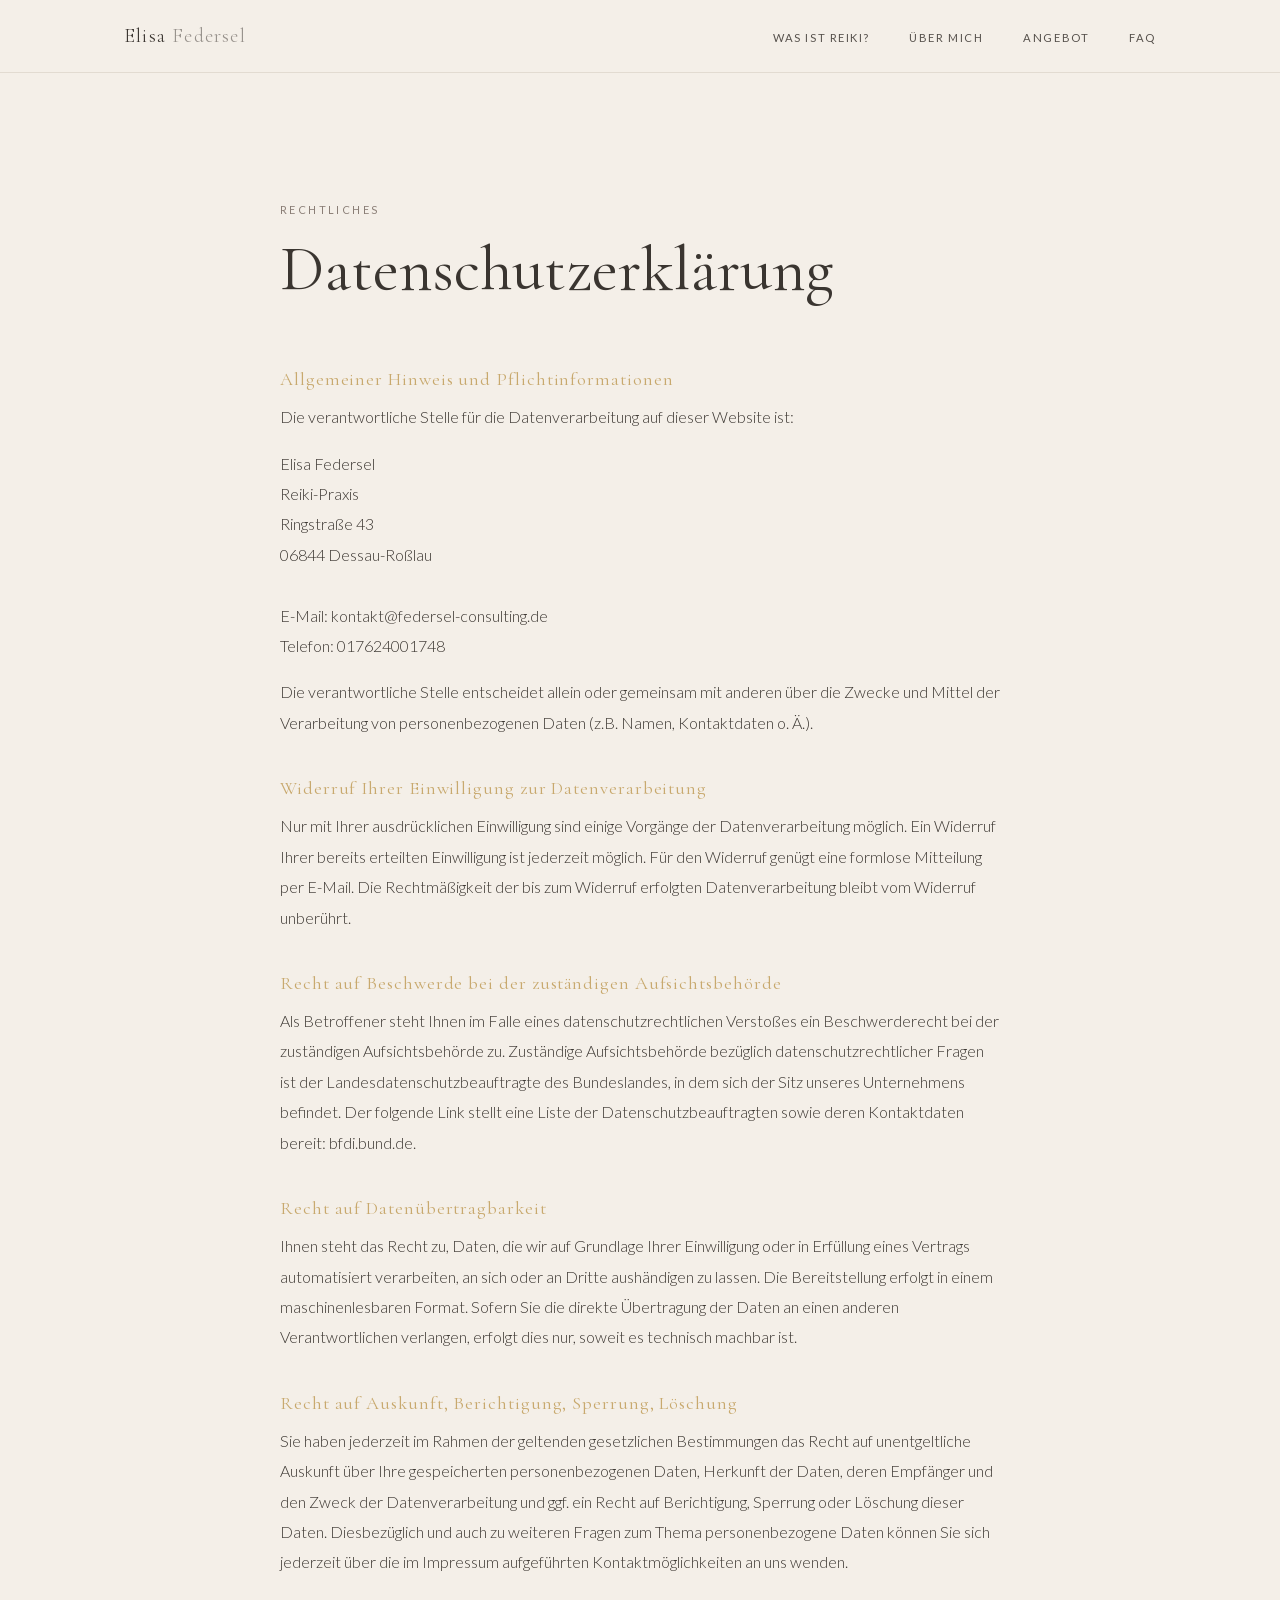
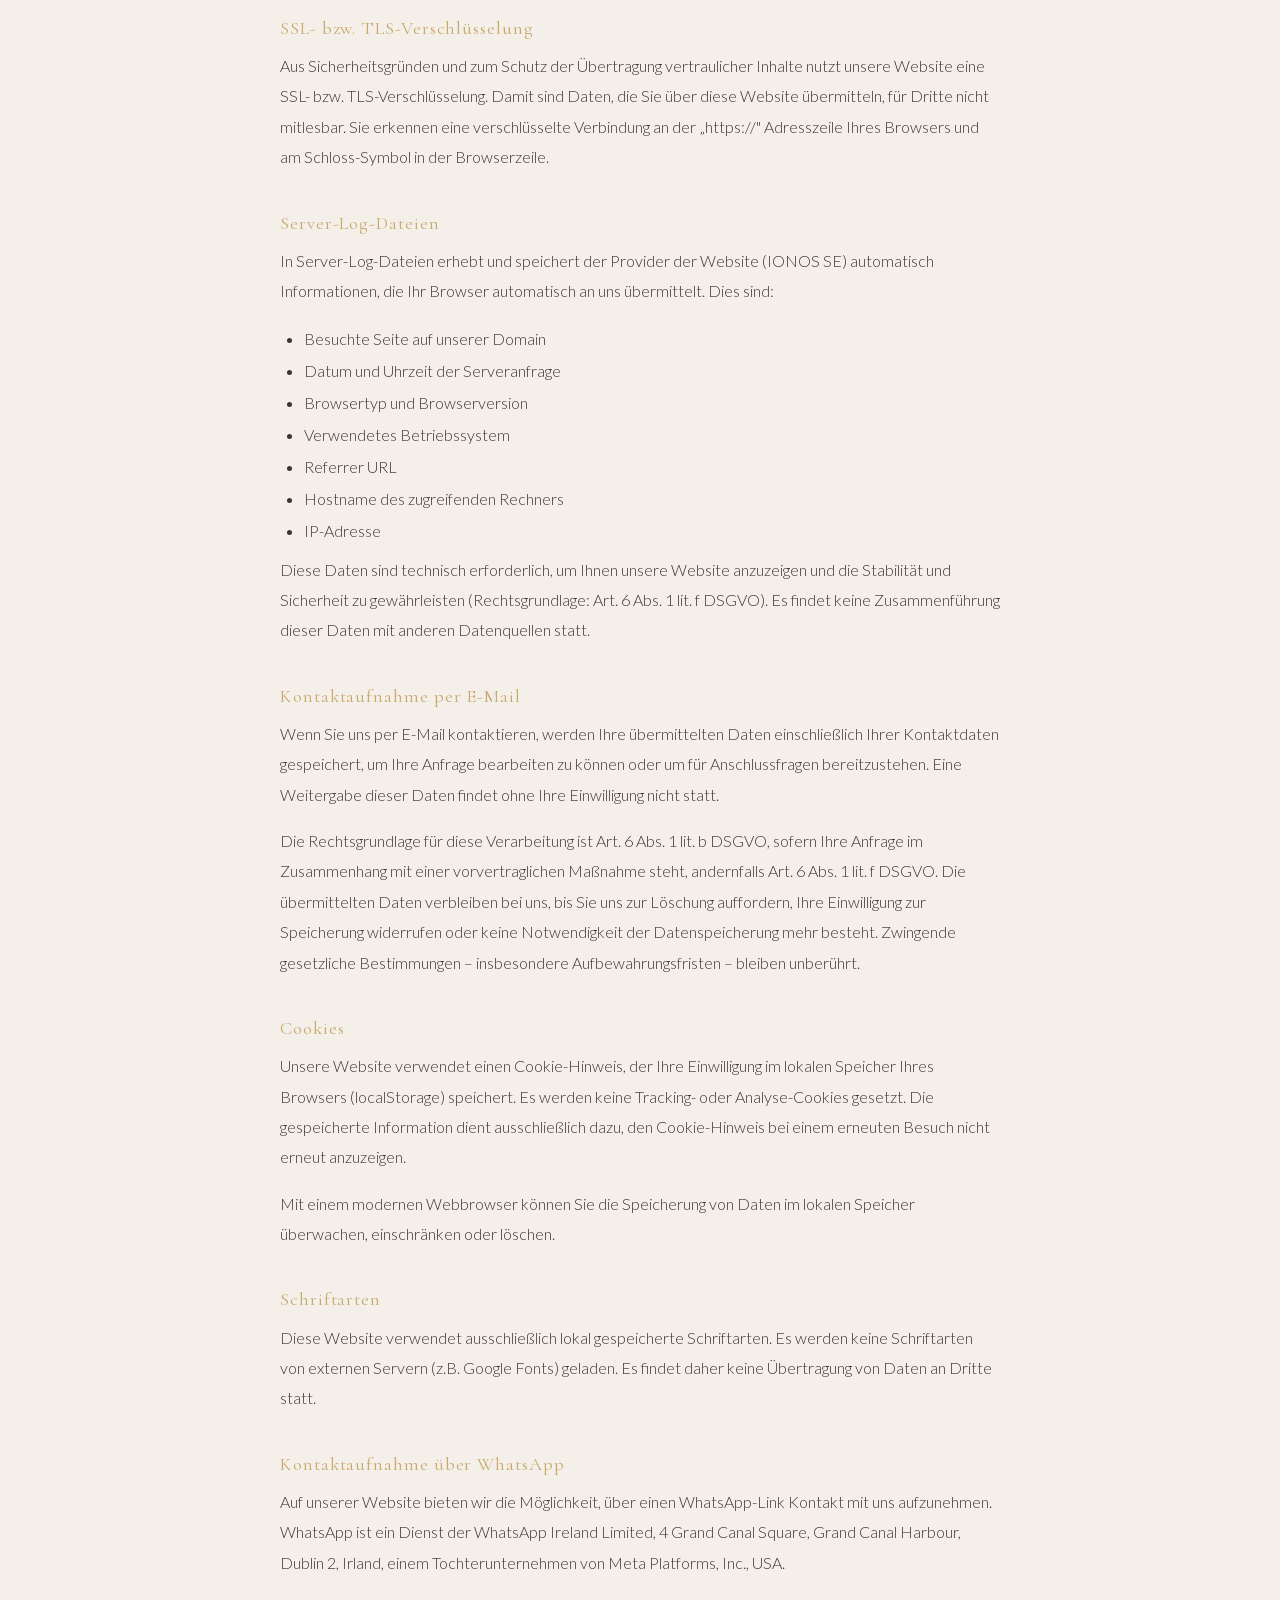
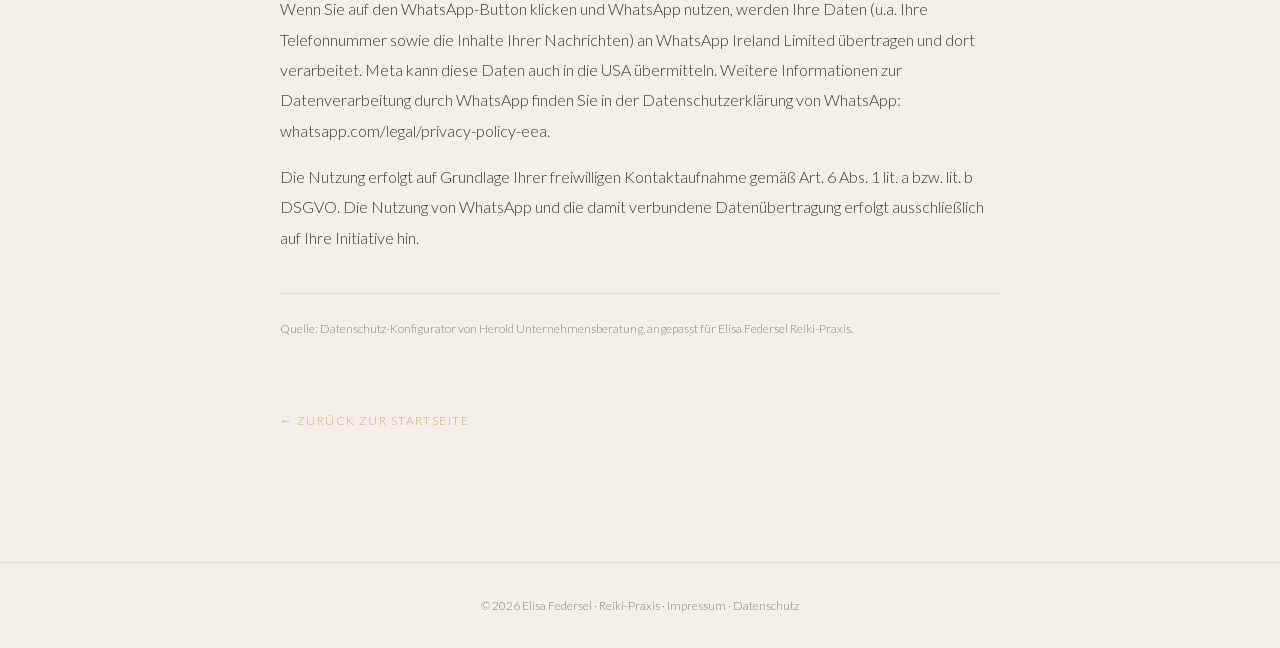
<file: datenschutz.html>
<!DOCTYPE html>
<html lang="de">
<head>
  <meta charset="UTF-8" />
  <meta name="viewport" content="width=device-width, initial-scale=1.0" />
  <title>Datenschutzerklärung – Elisa Federsel · Reiki</title>
  <meta name="robots" content="noindex, nofollow" />
  <link rel="stylesheet" href="css/fonts.css" />
  <link rel="stylesheet" href="css/style.css" />
</head>
<body>

  <!-- ── Navigation ─────────────────────────────────────────── -->
  <header id="nav" class="nav scrolled">
    <nav class="nav-inner">
      <a href="index.html" class="nav-logo">Elisa <span>Federsel</span></a>
      <ul class="nav-links">
        <li><a href="index.html#reiki">Was ist Reiki?</a></li>
        <li><a href="index.html#ueber-mich">Über mich</a></li>
        <li><a href="index.html#angebot">Angebot</a></li>
        <li><a href="index.html#faq">FAQ</a></li>
      </ul>
    </nav>
  </header>

  <!-- ── Datenschutz ────────────────────────────────────────── -->
  <main style="padding-top: var(--nav-h);">
    <section class="section s-light">
      <div class="container" style="max-width: 720px;">

        <div class="sec-head">
          <p class="eyebrow">Rechtliches</p>
          <h1 style="font-size: clamp(2.2rem, 5vw, 4rem); font-family: var(--f-serif); font-weight: 400; line-height: 1.15; margin-bottom: 3rem;">Datenschutzerklärung</h1>
        </div>

        <div style="display: flex; flex-direction: column; gap: 2.5rem; line-height: 1.9; color: var(--c-text);">

          <div>
            <h2 style="font-size: 1.15rem; font-family: var(--f-serif); margin-bottom: 0.75rem; color: var(--c-gold); letter-spacing: 0.05em;">Allgemeiner Hinweis und Pflichtinformationen</h2>
            <p>Die verantwortliche Stelle für die Datenverarbeitung auf dieser Website ist:</p>
            <p style="margin: 0.5rem 0 0;">
              Elisa Federsel<br>
              Reiki-Praxis<br>
              Ringstraße 43<br>
              06844 Dessau-Roßlau<br><br>
              E-Mail: <a href="mailto:kontakt@federsel-consulting.de" style="color: var(--c-text);">kontakt@federsel-consulting.de</a><br>
              Telefon: <a href="tel:+4917624001748" style="color: var(--c-text);">017624001748</a>
            </p>
            <p style="margin-top: 1rem;">Die verantwortliche Stelle entscheidet allein oder gemeinsam mit anderen über die Zwecke und Mittel der Verarbeitung von personenbezogenen Daten (z.B. Namen, Kontaktdaten o. Ä.).</p>
          </div>

          <div>
            <h2 style="font-size: 1.15rem; font-family: var(--f-serif); margin-bottom: 0.75rem; color: var(--c-gold); letter-spacing: 0.05em;">Widerruf Ihrer Einwilligung zur Datenverarbeitung</h2>
            <p>Nur mit Ihrer ausdrücklichen Einwilligung sind einige Vorgänge der Datenverarbeitung möglich. Ein Widerruf Ihrer bereits erteilten Einwilligung ist jederzeit möglich. Für den Widerruf genügt eine formlose Mitteilung per E-Mail. Die Rechtmäßigkeit der bis zum Widerruf erfolgten Datenverarbeitung bleibt vom Widerruf unberührt.</p>
          </div>

          <div>
            <h2 style="font-size: 1.15rem; font-family: var(--f-serif); margin-bottom: 0.75rem; color: var(--c-gold); letter-spacing: 0.05em;">Recht auf Beschwerde bei der zuständigen Aufsichtsbehörde</h2>
            <p>Als Betroffener steht Ihnen im Falle eines datenschutzrechtlichen Verstoßes ein Beschwerderecht bei der zuständigen Aufsichtsbehörde zu. Zuständige Aufsichtsbehörde bezüglich datenschutzrechtlicher Fragen ist der Landesdatenschutzbeauftragte des Bundeslandes, in dem sich der Sitz unseres Unternehmens befindet. Der folgende Link stellt eine Liste der Datenschutzbeauftragten sowie deren Kontaktdaten bereit: <a href="https://www.bfdi.bund.de/DE/Infothek/Anschriften_Links/anschriften_links-node.html" target="_blank" rel="noopener" style="color: var(--c-text);">bfdi.bund.de</a>.</p>
          </div>

          <div>
            <h2 style="font-size: 1.15rem; font-family: var(--f-serif); margin-bottom: 0.75rem; color: var(--c-gold); letter-spacing: 0.05em;">Recht auf Datenübertragbarkeit</h2>
            <p>Ihnen steht das Recht zu, Daten, die wir auf Grundlage Ihrer Einwilligung oder in Erfüllung eines Vertrags automatisiert verarbeiten, an sich oder an Dritte aushändigen zu lassen. Die Bereitstellung erfolgt in einem maschinenlesbaren Format. Sofern Sie die direkte Übertragung der Daten an einen anderen Verantwortlichen verlangen, erfolgt dies nur, soweit es technisch machbar ist.</p>
          </div>

          <div>
            <h2 style="font-size: 1.15rem; font-family: var(--f-serif); margin-bottom: 0.75rem; color: var(--c-gold); letter-spacing: 0.05em;">Recht auf Auskunft, Berichtigung, Sperrung, Löschung</h2>
            <p>Sie haben jederzeit im Rahmen der geltenden gesetzlichen Bestimmungen das Recht auf unentgeltliche Auskunft über Ihre gespeicherten personenbezogenen Daten, Herkunft der Daten, deren Empfänger und den Zweck der Datenverarbeitung und ggf. ein Recht auf Berichtigung, Sperrung oder Löschung dieser Daten. Diesbezüglich und auch zu weiteren Fragen zum Thema personenbezogene Daten können Sie sich jederzeit über die im Impressum aufgeführten Kontaktmöglichkeiten an uns wenden.</p>
          </div>

          <div>
            <h2 style="font-size: 1.15rem; font-family: var(--f-serif); margin-bottom: 0.75rem; color: var(--c-gold); letter-spacing: 0.05em;">SSL- bzw. TLS-Verschlüsselung</h2>
            <p>Aus Sicherheitsgründen und zum Schutz der Übertragung vertraulicher Inhalte nutzt unsere Website eine SSL- bzw. TLS-Verschlüsselung. Damit sind Daten, die Sie über diese Website übermitteln, für Dritte nicht mitlesbar. Sie erkennen eine verschlüsselte Verbindung an der „https://" Adresszeile Ihres Browsers und am Schloss-Symbol in der Browserzeile.</p>
          </div>

          <div>
            <h2 style="font-size: 1.15rem; font-family: var(--f-serif); margin-bottom: 0.75rem; color: var(--c-gold); letter-spacing: 0.05em;">Server-Log-Dateien</h2>
            <p>In Server-Log-Dateien erhebt und speichert der Provider der Website (IONOS SE) automatisch Informationen, die Ihr Browser automatisch an uns übermittelt. Dies sind:</p>
            <ul style="margin: 0.5rem 0 0.5rem 1.5rem; line-height: 2;">
              <li>Besuchte Seite auf unserer Domain</li>
              <li>Datum und Uhrzeit der Serveranfrage</li>
              <li>Browsertyp und Browserversion</li>
              <li>Verwendetes Betriebssystem</li>
              <li>Referrer URL</li>
              <li>Hostname des zugreifenden Rechners</li>
              <li>IP-Adresse</li>
            </ul>
            <p>Diese Daten sind technisch erforderlich, um Ihnen unsere Website anzuzeigen und die Stabilität und Sicherheit zu gewährleisten (Rechtsgrundlage: Art. 6 Abs. 1 lit. f DSGVO). Es findet keine Zusammenführung dieser Daten mit anderen Datenquellen statt.</p>
          </div>

          <div>
            <h2 style="font-size: 1.15rem; font-family: var(--f-serif); margin-bottom: 0.75rem; color: var(--c-gold); letter-spacing: 0.05em;">Kontaktaufnahme per E-Mail</h2>
            <p>Wenn Sie uns per E-Mail kontaktieren, werden Ihre übermittelten Daten einschließlich Ihrer Kontaktdaten gespeichert, um Ihre Anfrage bearbeiten zu können oder um für Anschlussfragen bereitzustehen. Eine Weitergabe dieser Daten findet ohne Ihre Einwilligung nicht statt.</p>
            <p>Die Rechtsgrundlage für diese Verarbeitung ist Art. 6 Abs. 1 lit. b DSGVO, sofern Ihre Anfrage im Zusammenhang mit einer vorvertraglichen Maßnahme steht, andernfalls Art. 6 Abs. 1 lit. f DSGVO. Die übermittelten Daten verbleiben bei uns, bis Sie uns zur Löschung auffordern, Ihre Einwilligung zur Speicherung widerrufen oder keine Notwendigkeit der Datenspeicherung mehr besteht. Zwingende gesetzliche Bestimmungen – insbesondere Aufbewahrungsfristen – bleiben unberührt.</p>
          </div>

          <div>
            <h2 style="font-size: 1.15rem; font-family: var(--f-serif); margin-bottom: 0.75rem; color: var(--c-gold); letter-spacing: 0.05em;">Cookies</h2>
            <p>Unsere Website verwendet einen Cookie-Hinweis, der Ihre Einwilligung im lokalen Speicher Ihres Browsers (localStorage) speichert. Es werden keine Tracking- oder Analyse-Cookies gesetzt. Die gespeicherte Information dient ausschließlich dazu, den Cookie-Hinweis bei einem erneuten Besuch nicht erneut anzuzeigen.</p>
            <p>Mit einem modernen Webbrowser können Sie die Speicherung von Daten im lokalen Speicher überwachen, einschränken oder löschen.</p>
          </div>

          <div>
            <h2 style="font-size: 1.15rem; font-family: var(--f-serif); margin-bottom: 0.75rem; color: var(--c-gold); letter-spacing: 0.05em;">Schriftarten</h2>
            <p>Diese Website verwendet ausschließlich lokal gespeicherte Schriftarten. Es werden keine Schriftarten von externen Servern (z.B. Google Fonts) geladen. Es findet daher keine Übertragung von Daten an Dritte statt.</p>
          </div>

          <div>
            <h2 style="font-size: 1.15rem; font-family: var(--f-serif); margin-bottom: 0.75rem; color: var(--c-gold); letter-spacing: 0.05em;">Kontaktaufnahme über WhatsApp</h2>
            <p>Auf unserer Website bieten wir die Möglichkeit, über einen WhatsApp-Link Kontakt mit uns aufzunehmen. WhatsApp ist ein Dienst der WhatsApp Ireland Limited, 4 Grand Canal Square, Grand Canal Harbour, Dublin 2, Irland, einem Tochterunternehmen von Meta Platforms, Inc., USA.</p>
            <p>Wenn Sie auf den WhatsApp-Button klicken und WhatsApp nutzen, werden Ihre Daten (u.a. Ihre Telefonnummer sowie die Inhalte Ihrer Nachrichten) an WhatsApp Ireland Limited übertragen und dort verarbeitet. Meta kann diese Daten auch in die USA übermitteln. Weitere Informationen zur Datenverarbeitung durch WhatsApp finden Sie in der Datenschutzerklärung von WhatsApp: <a href="https://www.whatsapp.com/legal/privacy-policy-eea" target="_blank" rel="noopener" style="color: var(--c-text);">whatsapp.com/legal/privacy-policy-eea</a>.</p>
            <p>Die Nutzung erfolgt auf Grundlage Ihrer freiwilligen Kontaktaufnahme gemäß Art. 6 Abs. 1 lit. a bzw. lit. b DSGVO. Die Nutzung von WhatsApp und die damit verbundene Datenübertragung erfolgt ausschließlich auf Ihre Initiative hin.</p>
          </div>

          <p style="font-size: 0.75rem; color: var(--c-muted); border-top: 1px solid var(--c-border); padding-top: 1.5rem;">
            Quelle: Datenschutz-Konfigurator von Herold Unternehmensberatung, angepasst für Elisa Federsel Reiki-Praxis.
          </p>

        </div>

        <div style="margin-top: 4rem;">
          <a href="index.html" style="display: inline-flex; align-items: center; gap: 0.5rem; font-size: 0.75rem; letter-spacing: 0.12em; text-transform: uppercase; color: var(--c-gold);">
            ← Zurück zur Startseite
          </a>
        </div>

      </div>
    </section>
  </main>

  <!-- ── Footer ─────────────────────────────────────────────── -->
  <footer style="padding: 2rem 0; border-top: 1px solid var(--c-border); text-align: center;">
    <div class="container">
      <p style="font-size: 0.75rem; color: var(--c-muted); margin: 0;">
        © 2026 Elisa Federsel · Reiki-Praxis ·
        <a href="impressum.html" style="color: var(--c-muted);">Impressum</a> ·
        <a href="datenschutz.html" style="color: var(--c-muted);">Datenschutz</a>
      </p>
    </div>
  </footer>

</body>
</html>
</file>
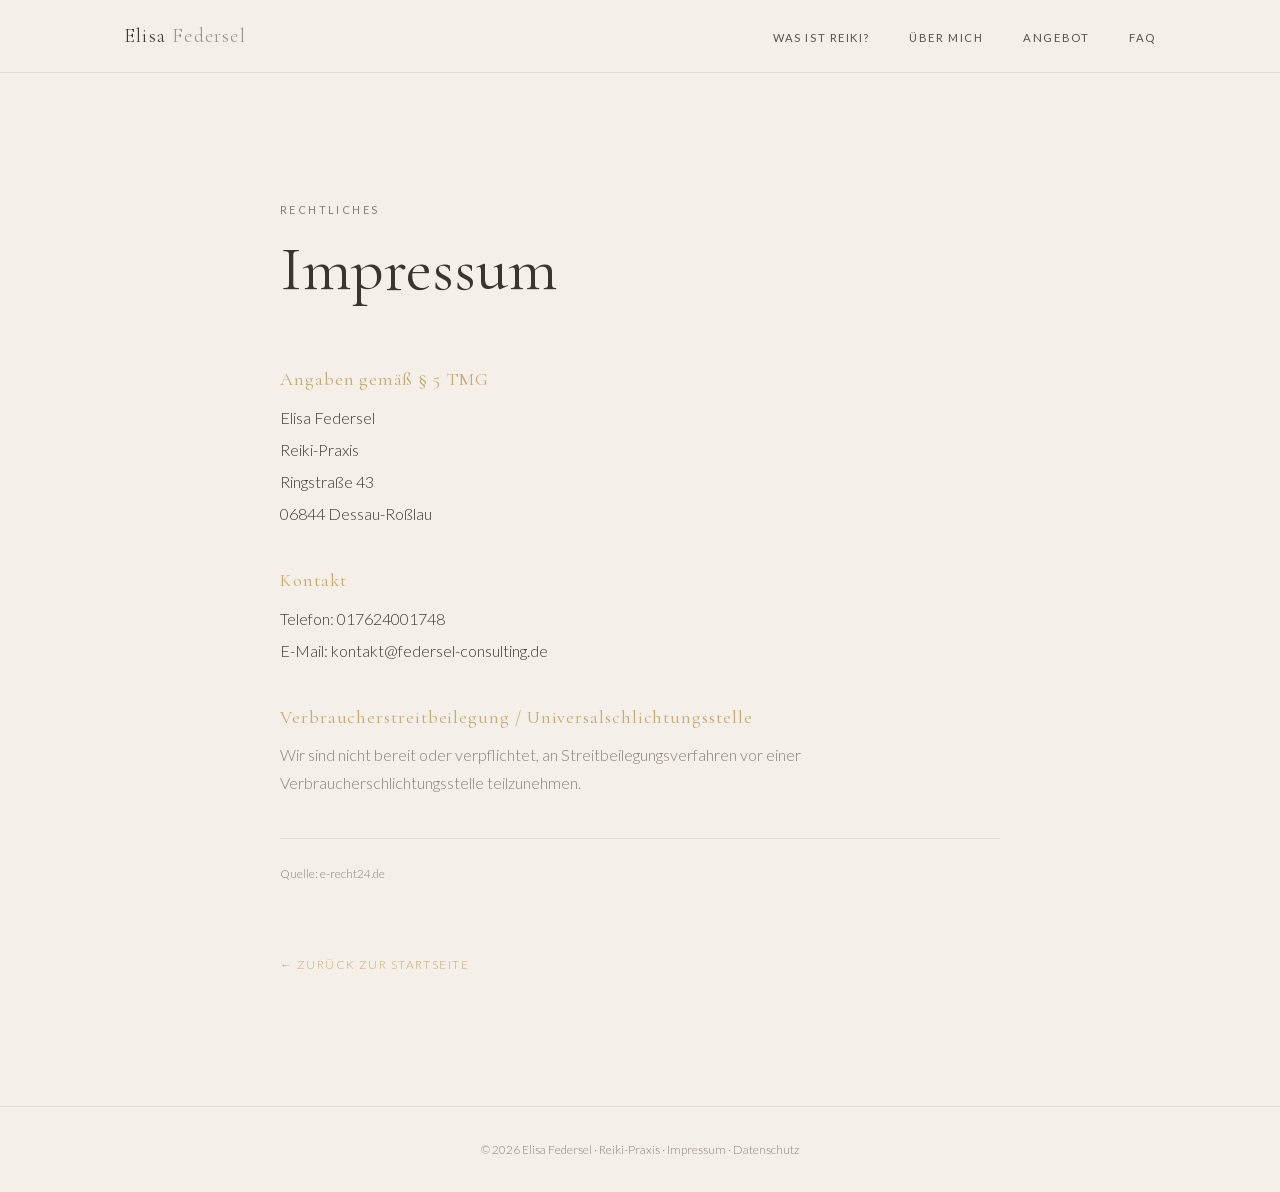
<file: impressum.html>
<!DOCTYPE html>
<html lang="de">
<head>
  <meta charset="UTF-8" />
  <meta name="viewport" content="width=device-width, initial-scale=1.0" />
  <title>Impressum – Elisa Federsel · Reiki</title>
  <meta name="robots" content="noindex, nofollow" />
  <link rel="stylesheet" href="css/fonts.css" />
  <link rel="stylesheet" href="css/style.css" />
</head>
<body>

  <!-- ── Navigation ─────────────────────────────────────────── -->
  <header id="nav" class="nav scrolled">
    <nav class="nav-inner">
      <a href="index.html" class="nav-logo">Elisa <span>Federsel</span></a>
      <ul class="nav-links">
        <li><a href="index.html#reiki">Was ist Reiki?</a></li>
        <li><a href="index.html#ueber-mich">Über mich</a></li>
        <li><a href="index.html#angebot">Angebot</a></li>
        <li><a href="index.html#faq">FAQ</a></li>
      </ul>
    </nav>
  </header>

  <!-- ── Impressum ──────────────────────────────────────────── -->
  <main style="padding-top: var(--nav-h);">
    <section class="section s-light">
      <div class="container" style="max-width: 720px;">

        <div class="sec-head">
          <p class="eyebrow">Rechtliches</p>
          <h1 style="font-size: clamp(2.2rem, 5vw, 4rem); font-family: var(--f-serif); font-weight: 400; line-height: 1.15; margin-bottom: 3rem;">Impressum</h1>
        </div>

        <div style="display: flex; flex-direction: column; gap: 2.5rem;">

          <div>
            <h2 style="font-size: 1.15rem; font-family: var(--f-serif); margin-bottom: 0.75rem; color: var(--c-gold); letter-spacing: 0.05em;">Angaben gemäß § 5 TMG</h2>
            <p style="margin: 0; line-height: 2;">
              Elisa Federsel<br>
              Reiki-Praxis<br>
              Ringstraße 43<br>
              06844 Dessau-Roßlau
            </p>
          </div>

          <div>
            <h2 style="font-size: 1.15rem; font-family: var(--f-serif); margin-bottom: 0.75rem; color: var(--c-gold); letter-spacing: 0.05em;">Kontakt</h2>
            <p style="margin: 0; line-height: 2;">
              Telefon: <a href="tel:+4917624001748" style="color: var(--c-text);">017624001748</a><br>
              E-Mail: <a href="mailto:kontakt@federsel-consulting.de" style="color: var(--c-text);">kontakt@federsel-consulting.de</a>
            </p>
          </div>

          <div>
            <h2 style="font-size: 1.15rem; font-family: var(--f-serif); margin-bottom: 0.75rem; color: var(--c-gold); letter-spacing: 0.05em;">Verbraucherstreitbeilegung / Universalschlichtungsstelle</h2>
            <p style="margin: 0; color: var(--c-muted);">
              Wir sind nicht bereit oder verpflichtet, an Streitbeilegungsverfahren vor einer Verbraucherschlichtungsstelle teilzunehmen.
            </p>
          </div>

          <p style="font-size: 0.75rem; color: var(--c-muted); border-top: 1px solid var(--c-border); padding-top: 1.5rem;">
            Quelle: <a href="https://www.e-recht24.de" target="_blank" rel="noopener" style="color: var(--c-muted);">e-recht24.de</a>
          </p>

        </div>

        <div style="margin-top: 4rem;">
          <a href="index.html" style="display: inline-flex; align-items: center; gap: 0.5rem; font-size: 0.75rem; letter-spacing: 0.12em; text-transform: uppercase; color: var(--c-gold);">
            ← Zurück zur Startseite
          </a>
        </div>

      </div>
    </section>
  </main>

  <!-- ── Footer ─────────────────────────────────────────────── -->
  <footer style="padding: 2rem 0; border-top: 1px solid var(--c-border); text-align: center;">
    <div class="container">
      <p style="font-size: 0.75rem; color: var(--c-muted); margin: 0;">
        © 2026 Elisa Federsel · Reiki-Praxis ·
        <a href="impressum.html" style="color: var(--c-muted);">Impressum</a> ·
        <a href="datenschutz.html" style="color: var(--c-muted);">Datenschutz</a>
      </p>
    </div>
  </footer>

</body>
</html>
</file>
<file: css/fonts.css>
/* ── Self-hosted Fonts ──────────────────────────────────────── */

/* Cormorant Garamond – italic 300 */
@font-face { font-family: 'Cormorant Garamond'; font-style: italic; font-weight: 300; font-display: swap;
  src: url('../fonts/co3ZmX5slCNuHLi8bLeY9MK7whWMhyjYrEtGmSqn7B6DxjY.woff2') format('woff2'); unicode-range: U+0100-02BA, U+02BD-02C5, U+02C7-02CC, U+02CE-02D7, U+02DD-02FF, U+0304, U+0308, U+0329, U+1D00-1DBF, U+1E00-1E9F, U+1EF2-1EFF, U+2020, U+20A0-20AB, U+20AD-20C0, U+2113, U+2C60-2C7F, U+A720-A7FF; }
@font-face { font-family: 'Cormorant Garamond'; font-style: italic; font-weight: 300; font-display: swap;
  src: url('../fonts/co3ZmX5slCNuHLi8bLeY9MK7whWMhyjYrEtImSqn7B6D.woff2') format('woff2'); unicode-range: U+0000-00FF, U+0131, U+0152-0153, U+02BB-02BC, U+02C6, U+02DA, U+02DC, U+0304, U+0308, U+0329, U+2000-206F, U+20AC, U+2122, U+2191, U+2193, U+2212, U+2215, U+FEFF, U+FFFD; }

/* Cormorant Garamond – italic 400 */
@font-face { font-family: 'Cormorant Garamond'; font-style: italic; font-weight: 400; font-display: swap;
  src: url('../fonts/co3ZmX5slCNuHLi8bLeY9MK7whWMhyjYrEtGmSqn7B6DxjY.woff2') format('woff2'); unicode-range: U+0100-02BA, U+02BD-02C5, U+02C7-02CC, U+02CE-02D7, U+02DD-02FF, U+0304, U+0308, U+0329, U+1D00-1DBF, U+1E00-1E9F, U+1EF2-1EFF, U+2020, U+20A0-20AB, U+20AD-20C0, U+2113, U+2C60-2C7F, U+A720-A7FF; }
@font-face { font-family: 'Cormorant Garamond'; font-style: italic; font-weight: 400; font-display: swap;
  src: url('../fonts/co3ZmX5slCNuHLi8bLeY9MK7whWMhyjYrEtImSqn7B6D.woff2') format('woff2'); unicode-range: U+0000-00FF, U+0131, U+0152-0153, U+02BB-02BC, U+02C6, U+02DA, U+02DC, U+0304, U+0308, U+0329, U+2000-206F, U+20AC, U+2122, U+2191, U+2193, U+2212, U+2215, U+FEFF, U+FFFD; }

/* Cormorant Garamond – normal 300 */
@font-face { font-family: 'Cormorant Garamond'; font-style: normal; font-weight: 300; font-display: swap;
  src: url('../fonts/co3bmX5slCNuHLi8bLeY9MK7whWMhyjYp3tKky2F7i6C.woff2') format('woff2'); unicode-range: U+0100-02BA, U+02BD-02C5, U+02C7-02CC, U+02CE-02D7, U+02DD-02FF, U+0304, U+0308, U+0329, U+1D00-1DBF, U+1E00-1E9F, U+1EF2-1EFF, U+2020, U+20A0-20AB, U+20AD-20C0, U+2113, U+2C60-2C7F, U+A720-A7FF; }
@font-face { font-family: 'Cormorant Garamond'; font-style: normal; font-weight: 300; font-display: swap;
  src: url('../fonts/co3bmX5slCNuHLi8bLeY9MK7whWMhyjYqXtKky2F7g.woff2') format('woff2'); unicode-range: U+0000-00FF, U+0131, U+0152-0153, U+02BB-02BC, U+02C6, U+02DA, U+02DC, U+0304, U+0308, U+0329, U+2000-206F, U+20AC, U+2122, U+2191, U+2193, U+2212, U+2215, U+FEFF, U+FFFD; }

/* Cormorant Garamond – normal 400 */
@font-face { font-family: 'Cormorant Garamond'; font-style: normal; font-weight: 400; font-display: swap;
  src: url('../fonts/co3bmX5slCNuHLi8bLeY9MK7whWMhyjYp3tKky2F7i6C.woff2') format('woff2'); unicode-range: U+0100-02BA, U+02BD-02C5, U+02C7-02CC, U+02CE-02D7, U+02DD-02FF, U+0304, U+0308, U+0329, U+1D00-1DBF, U+1E00-1E9F, U+1EF2-1EFF, U+2020, U+20A0-20AB, U+20AD-20C0, U+2113, U+2C60-2C7F, U+A720-A7FF; }
@font-face { font-family: 'Cormorant Garamond'; font-style: normal; font-weight: 400; font-display: swap;
  src: url('../fonts/co3bmX5slCNuHLi8bLeY9MK7whWMhyjYqXtKky2F7g.woff2') format('woff2'); unicode-range: U+0000-00FF, U+0131, U+0152-0153, U+02BB-02BC, U+02C6, U+02DA, U+02DC, U+0304, U+0308, U+0329, U+2000-206F, U+20AC, U+2122, U+2191, U+2193, U+2212, U+2215, U+FEFF, U+FFFD; }

/* Cormorant Garamond – normal 600 */
@font-face { font-family: 'Cormorant Garamond'; font-style: normal; font-weight: 600; font-display: swap;
  src: url('../fonts/co3bmX5slCNuHLi8bLeY9MK7whWMhyjYp3tKky2F7i6C.woff2') format('woff2'); unicode-range: U+0100-02BA, U+02BD-02C5, U+02C7-02CC, U+02CE-02D7, U+02DD-02FF, U+0304, U+0308, U+0329, U+1D00-1DBF, U+1E00-1E9F, U+1EF2-1EFF, U+2020, U+20A0-20AB, U+20AD-20C0, U+2113, U+2C60-2C7F, U+A720-A7FF; }
@font-face { font-family: 'Cormorant Garamond'; font-style: normal; font-weight: 600; font-display: swap;
  src: url('../fonts/co3bmX5slCNuHLi8bLeY9MK7whWMhyjYqXtKky2F7g.woff2') format('woff2'); unicode-range: U+0000-00FF, U+0131, U+0152-0153, U+02BB-02BC, U+02C6, U+02DA, U+02DC, U+0304, U+0308, U+0329, U+2000-206F, U+20AC, U+2122, U+2191, U+2193, U+2212, U+2215, U+FEFF, U+FFFD; }

/* Lato – normal 300 */
@font-face { font-family: 'Lato'; font-style: normal; font-weight: 300; font-display: swap;
  src: url('../fonts/S6u9w4BMUTPHh7USSwaPGQ3q5d0N7w.woff2') format('woff2'); unicode-range: U+0100-02BA, U+02BD-02C5, U+02C7-02CC, U+02CE-02D7, U+02DD-02FF, U+0304, U+0308, U+0329, U+1D00-1DBF, U+1E00-1E9F, U+1EF2-1EFF, U+2020, U+20A0-20AB, U+20AD-20C0, U+2113, U+2C60-2C7F, U+A720-A7FF; }
@font-face { font-family: 'Lato'; font-style: normal; font-weight: 300; font-display: swap;
  src: url('../fonts/S6u9w4BMUTPHh7USSwiPGQ3q5d0.woff2') format('woff2'); unicode-range: U+0000-00FF, U+0131, U+0152-0153, U+02BB-02BC, U+02C6, U+02DA, U+02DC, U+0304, U+0308, U+0329, U+2000-206F, U+20AC, U+2122, U+2191, U+2193, U+2212, U+2215, U+FEFF, U+FFFD; }

/* Lato – normal 400 */
@font-face { font-family: 'Lato'; font-style: normal; font-weight: 400; font-display: swap;
  src: url('../fonts/S6uyw4BMUTPHjxAwXiWtFCfQ7A.woff2') format('woff2'); unicode-range: U+0100-02BA, U+02BD-02C5, U+02C7-02CC, U+02CE-02D7, U+02DD-02FF, U+0304, U+0308, U+0329, U+1D00-1DBF, U+1E00-1E9F, U+1EF2-1EFF, U+2020, U+20A0-20AB, U+20AD-20C0, U+2113, U+2C60-2C7F, U+A720-A7FF; }
@font-face { font-family: 'Lato'; font-style: normal; font-weight: 400; font-display: swap;
  src: url('../fonts/S6uyw4BMUTPHjx4wXiWtFCc.woff2') format('woff2'); unicode-range: U+0000-00FF, U+0131, U+0152-0153, U+02BB-02BC, U+02C6, U+02DA, U+02DC, U+0304, U+0308, U+0329, U+2000-206F, U+20AC, U+2122, U+2191, U+2193, U+2212, U+2215, U+FEFF, U+FFFD; }
</file>
<file: css/style.css>
/* ================================================================
   PREMIUM CSS · Elisa Federsel · Reiki
   ================================================================ */

/* ── Custom Properties ─────────────────────────────────────── */
:root {
  --c-bg:      #F4EFE8;
  --c-warm:    #EDE5DA;
  --c-sage:    #DFE2D1;
  --c-deep:    #1C1510;
  --c-deep2:   #2C241C;
  --c-text:    #3A3530;
  --c-muted:   #8A7E76;
  --c-gold:    #C8A96E;
  --c-gold-l:  #E8D5AA;
  --c-white:   #FDFAF7;
  --c-border:  rgba(181, 168, 152, 0.28);

  --f-serif:   'Cormorant Garamond', Georgia, serif;
  --f-sans:    'Lato', sans-serif;

  --ease-expo: cubic-bezier(0.16, 1, 0.3, 1);
  --ease-inout: cubic-bezier(0.76, 0, 0.24, 1);

  --nav-h:  72px;
  --max-w:  1160px;
}

/* ── Reset ─────────────────────────────────────────────────── */
*, *::before, *::after { box-sizing: border-box; margin: 0; padding: 0; }
html { scroll-behavior: auto; }
body {
  font-family: var(--f-sans);
  font-weight: 300;
  font-size: 1rem;
  line-height: 1.8;
  color: var(--c-text);
  background: var(--c-bg);
  overflow-x: hidden;
}
body.is-loading { overflow: hidden; }
img { max-width: 100%; display: block; }
a   { color: inherit; text-decoration: none; }
button { font-family: inherit; cursor: pointer; border: none; background: none; }
strong { font-weight: 400; }

/* ── Typography ─────────────────────────────────────────────── */
h1, h2, h3, h4 {
  font-family: var(--f-serif);
  font-weight: 400;
  line-height: 1.15;
}
h1 { font-size: clamp(3.4rem, 9vw, 7.5rem); font-weight: 300; }
h2 { font-size: clamp(2.2rem, 5vw, 4rem); }
h3 { font-size: 1.55rem; margin-bottom: 0.7rem; }
h4 { font-size: 1.15rem; margin-bottom: 0.45rem; }
p  { margin-bottom: 1rem; }
p:last-child { margin-bottom: 0; }

/* ── Film Grain ─────────────────────────────────────────────── */
.grain::after {
  content: '';
  position: fixed;
  inset: -200%;
  width: 400%;
  height: 400%;
  opacity: 0.032;
  background-image: url("data:image/svg+xml,%3Csvg viewBox='0 0 256 256' xmlns='http://www.w3.org/2000/svg'%3E%3Cfilter id='n'%3E%3CfeTurbulence type='fractalNoise' baseFrequency='0.9' numOctaves='4' stitchTiles='stitch'/%3E%3C/filter%3E%3Crect width='100%25' height='100%25' filter='url(%23n)'/%3E%3C/svg%3E");
  background-size: 256px;
  pointer-events: none;
  z-index: 9997;
  animation: grain 8s steps(10) infinite;
}
@keyframes grain {
  0%   { transform: translate(0,0); }
  10%  { transform: translate(-5%,-10%); }
  20%  { transform: translate(-15%,5%); }
  30%  { transform: translate(7%,-25%); }
  40%  { transform: translate(-5%,25%); }
  50%  { transform: translate(-15%,10%); }
  60%  { transform: translate(15%,0%); }
  70%  { transform: translate(0%,15%); }
  80%  { transform: translate(3%,35%); }
  90%  { transform: translate(-10%,10%); }
}

/* ── Custom Cursor ──────────────────────────────────────────── */
#cursor-dot, #cursor-ring {
  position: fixed;
  pointer-events: none;
  z-index: 9999;
  border-radius: 50%;
  top: 0; left: 0;
  will-change: transform;
  transform: translate(-50%, -50%);
}
#cursor-dot {
  width: 6px;
  height: 6px;
  background: var(--c-gold);
  transition: opacity 0.2s;
}
#cursor-ring {
  width: 38px;
  height: 38px;
  border: 1.5px solid rgba(200,169,110,0.6);
  transition: width 0.35s var(--ease-expo),
              height 0.35s var(--ease-expo),
              opacity 0.25s,
              background 0.3s,
              border-color 0.3s;
}
body.cur-hover #cursor-ring {
  width: 64px;
  height: 64px;
  background: rgba(200,169,110,0.06);
}
body.cur-hidden #cursor-dot,
body.cur-hidden #cursor-ring { opacity: 0; }

@media (hover: none) { #cursor-dot, #cursor-ring { display: none; } }

/* ── Preloader ──────────────────────────────────────────────── */
#preloader {
  position: fixed;
  inset: 0;
  z-index: 9990;
  background: var(--c-bg);
  display: flex;
  align-items: center;
  justify-content: center;
  overflow: hidden;
}
#pre-canvas {
  position: absolute;
  inset: 0;
  width: 100%; height: 100%;
  pointer-events: none;
  z-index: 0;
}
.pre-rings {
  position: absolute;
  top: 50%; left: 50%;
  z-index: 1;
  pointer-events: none;
}
.pre-ring {
  position: absolute;
  border-radius: 50%;
  border: 1px solid rgba(200,169,110,0.45);
  transform: translate(-50%, -50%) scale(0);
  animation: pre-pulse 3.2s ease-out infinite;
}
.pre-ring:nth-child(1) { width: 140px; height: 140px; animation-delay: 0s; }
.pre-ring:nth-child(2) { width: 240px; height: 240px; animation-delay: 1s; }
.pre-ring:nth-child(3) { width: 340px; height: 340px; animation-delay: 2s; }
@keyframes pre-pulse {
  0%   { transform: translate(-50%, -50%) scale(0.1); opacity: 0.9; }
  100% { transform: translate(-50%, -50%) scale(1);   opacity: 0; }
}
.pre-inner { text-align: center; position: relative; z-index: 2; }
.pre-line-track {
  height: 1px;
  width: 180px;
  margin: 0 auto 2rem;
  background: rgba(200,169,110,0.15);
  overflow: hidden;
}
.pre-line {
  height: 100%;
  width: 0%;
  background: linear-gradient(90deg, transparent, var(--c-gold), rgba(255,235,180,0.9), var(--c-gold), transparent);
  box-shadow: 0 0 8px rgba(200,169,110,0.7);
}
.pre-text { opacity: 0; transform: translateY(8px); }
.pre-kanji {
  font-family: serif;
  font-size: clamp(1.8rem, 5vw, 3rem);
  font-weight: 400;
  letter-spacing: 0.35em;
  color: var(--c-gold);
  margin-bottom: 1rem;
  text-shadow: 0 0 24px rgba(200,169,110,0.5);
}
.pre-name {
  font-family: var(--f-serif);
  font-size: clamp(1.6rem, 4vw, 2.8rem);
  font-weight: 300;
  letter-spacing: 0.18em;
  text-transform: uppercase;
  color: var(--c-text);
  margin-bottom: 0.2rem;
  text-shadow: 0 0 40px rgba(200,169,110,0.25);
}
.pre-sub {
  font-size: 0.72rem;
  letter-spacing: 0.32em;
  text-transform: uppercase;
  color: var(--c-gold);
  text-shadow: 0 0 20px rgba(200,169,110,0.5);
}
.pre-wipe {
  position: absolute;
  inset: 0;
  background: var(--c-bg);
  transform: translateY(100%);
  z-index: 3;
}

/* ── Navigation ─────────────────────────────────────────────── */
.nav {
  position: fixed;
  inset: 0 0 auto;
  z-index: 100;
  height: var(--nav-h);
  transition: transform 0.5s var(--ease-inout), background 0.4s, box-shadow 0.4s;
}
.nav.scrolled {
  background: rgba(244,239,232,0.9);
  backdrop-filter: blur(16px);
  -webkit-backdrop-filter: blur(16px);
  box-shadow: 0 1px 0 var(--c-border);
}
.nav.hidden { transform: translateY(-100%); }

.nav-inner {
  display: flex;
  align-items: center;
  justify-content: space-between;
  height: 100%;
  padding: 0 clamp(1.5rem, 5%, 4rem);
  max-width: var(--max-w);
  margin: 0 auto;
}
.nav-logo {
  font-family: var(--f-serif);
  font-size: 1.25rem;
  font-weight: 300;
  letter-spacing: 0.06em;
}
.nav-logo span { opacity: 0.5; }

/* Nav transparent — weißer Text */
.nav:not(.scrolled) .nav-logo,
.nav:not(.scrolled) .nav-links a { color: var(--c-white); }
.nav:not(.scrolled) .nav-logo span { opacity: 0.6; }

.nav-links {
  list-style: none;
  display: flex;
  gap: 2.5rem;
  align-items: center;
}
.nav-links a {
  font-size: 0.7rem;
  font-weight: 400;
  letter-spacing: 0.14em;
  text-transform: uppercase;
  color: var(--c-text);
  opacity: 0.85;
  position: relative;
  transition: color 0.25s, transform 0.25s var(--ease-expo), opacity 0.25s;
}
.nav-links a:hover {
  transform: scale(1.08);
  opacity: 1;
}
.nav-links a::after {
  content: '';
  position: absolute;
  bottom: -3px; left: 0;
  width: 0; height: 1px;
  background: var(--c-gold);
  transition: width 0.35s var(--ease-expo);
}
.nav-links a:hover { color: var(--c-gold); transform: scale(1.08); opacity: 1; }
.nav-links a:hover::after { width: 100%; }

.nav-cta {
  padding: 0.45rem 1.2rem !important;
  background: var(--c-sage);
  border-radius: 1px;
}
.nav-cta::after { display: none !important; }
.nav-cta:hover { background: var(--c-gold) !important; color: var(--c-white) !important; }

.nav-toggle {
  display: none;
  flex-direction: column;
  gap: 7px;
  padding: 4px;
}
.nav-toggle span {
  display: block;
  width: 24px; height: 1px;
  background: var(--c-text);
  transition: transform 0.4s var(--ease-expo), opacity 0.3s;
}
.nav-toggle.open span:first-child { transform: translateY(8px) rotate(45deg); }
.nav-toggle.open span:last-child  { transform: translateY(-8px) rotate(-45deg); }

/* ── Layout ──────────────────────────────────────────────────── */
.container {
  width: 90%;
  max-width: var(--max-w);
  margin: 0 auto;
}
.section { padding: clamp(5rem, 10vw, 9rem) 0; }
.s-light { background: var(--c-bg); }
.s-warm  { background: var(--c-warm); }
.s-dark  {
  background: linear-gradient(135deg, var(--c-deep) 0%, var(--c-deep2) 100%);
  position: relative;
  overflow: hidden;
}
.s-dark::before {
  content: '';
  position: absolute;
  top: -40%;
  left: 50%;
  transform: translateX(-50%);
  width: 700px; height: 700px;
  border-radius: 50%;
  background: radial-gradient(circle, rgba(200,169,110,0.07) 0%, transparent 60%);
  pointer-events: none;
}
.sec-head { margin-bottom: clamp(2.5rem, 5vw, 4rem); }
.eyebrow {
  font-size: 0.68rem;
  font-weight: 400;
  letter-spacing: 0.22em;
  text-transform: uppercase;
  color: var(--c-muted);
  margin-bottom: 0.75rem;
}
.sec-lead {
  font-size: 1.1rem;
  color: var(--c-muted);
  max-width: 620px;
  margin-bottom: 3.5rem;
  line-height: 1.8;
}

/* ── Buttons ─────────────────────────────────────────────────── */
.btn {
  display: inline-flex;
  align-items: center;
  gap: 0.75rem;
  font-size: 0.75rem;
  font-weight: 400;
  letter-spacing: 0.13em;
  text-transform: uppercase;
  padding: 0.95rem 2.1rem;
  border-radius: 1px;
  cursor: pointer;
  position: relative;
  overflow: hidden;
  transition: color 0.35s;
  white-space: nowrap;
}
.btn::before {
  content: '';
  position: absolute;
  inset: 0;
  background: var(--c-gold);
  transform: scaleX(0);
  transform-origin: right;
  transition: transform 0.45s var(--ease-inout);
  z-index: 0;
}
.btn:hover::before { transform: scaleX(1); transform-origin: left; }
.btn-text, .btn-arr { position: relative; z-index: 1; }
.btn-arr { transition: transform 0.3s var(--ease-expo); }
.btn:hover .btn-arr { transform: translateX(5px); }

.btn-hero {
  background: rgba(255,255,255,0.12);
  backdrop-filter: blur(12px);
  -webkit-backdrop-filter: blur(12px);
  color: #fff;
  border: 1px solid rgba(255,255,255,0.25);
}
.btn-hero:hover { color: var(--c-deep); }

.btn-primary { background: var(--c-sage); color: var(--c-text); }
.btn-primary:hover { color: var(--c-white); }

.btn-wa {
  background: var(--c-warm);
  color: var(--c-deep);
  font-size: 0.9rem;
  padding: 1.1rem 2.5rem;
  gap: 0.9rem;
  border: 1px solid var(--c-border);
}
.btn-wa::before { background: var(--c-gold-l); }
.btn-wa:hover { color: var(--c-deep); }
.btn-wa svg { position: relative; z-index: 1; flex-shrink: 0; }

/* ── Hero ────────────────────────────────────────────────────── */
.hero {
  position: relative;
  height: 100svh;
  min-height: 680px;
  display: flex;
  align-items: center;
  overflow: hidden;
  background: var(--c-warm);
}
#hero-canvas {
  position: absolute;
  inset: 0;
  width: 100%; height: 100%;
  pointer-events: none;
  z-index: 2;
}
.hero-bg {
  position: absolute;
  inset: 0;
  z-index: 0;
  background: url('../images/Hero-neu.PNG') center 30%/cover no-repeat,
              linear-gradient(135deg, #EDE5DA 0%, #DFE2D1 100%);
  will-change: transform;
  transform-origin: center;
}
.hero-overlay {
  position: absolute;
  inset: 0;
  z-index: 1;
  background: linear-gradient(
    110deg,
    rgba(28,21,16,0.58) 0%,
    rgba(28,21,16,0.18) 55%,
    rgba(28,21,16,0.42) 100%
  );
}
.hero-content {
  position: relative;
  z-index: 3;
  width: 100%;
  max-width: var(--max-w);
  margin: 0 auto;
  padding: var(--nav-h) clamp(1.5rem,8%,8rem) 0;
}
.hero-eyebrow {
  font-size: 0.66rem;
  font-weight: 400;
  letter-spacing: 0.24em;
  text-transform: uppercase;
  color: rgba(255,255,255,0.65);
  margin-bottom: 1.75rem;
  opacity: 0;
}
.hero-title {
  color: var(--c-white);
  margin-bottom: 1.75rem;
  display: block;
}
.split-line {
  display: block;
  overflow: hidden;
  line-height: 1.08;
  margin-bottom: 0.05em;
}
.split-inner {
  display: block;
  transform: translateY(115%);
}
.italic { font-style: italic; }
.hero-desc {
  font-size: 1.05rem;
  color: rgba(255,255,255,0.7);
  margin-bottom: 2.75rem;
  opacity: 0;
}
.btn-hero { opacity: 0; }

.hero-scroll {
  position: absolute;
  bottom: 2.5rem;
  left: clamp(1.5rem,8%,8rem);
  z-index: 3;
  display: flex;
  align-items: center;
  gap: 1rem;
  color: rgba(255,255,255,0.45);
  font-size: 0.62rem;
  letter-spacing: 0.22em;
  text-transform: uppercase;
  opacity: 0;
}
.scroll-line {
  width: 42px; height: 1px;
  background: rgba(255,255,255,0.3);
  position: relative;
  overflow: hidden;
}
.scroll-line::after {
  content: '';
  position: absolute;
  left: -100%; top: 0;
  width: 100%; height: 100%;
  background: var(--c-gold);
  animation: scroll-sweep 2.2s var(--ease-inout) infinite 2.5s;
}
@keyframes scroll-sweep {
  0%   { left: -100%; }
  50%  { left: 0; }
  100% { left: 100%; }
}

/* ── Cards ───────────────────────────────────────────────────── */
.cards-grid {
  display: grid;
  grid-template-columns: repeat(3, 1fr);
  gap: 1.5rem;
  margin-bottom: 3.5rem;
  overflow: visible;
}
.card {
  padding: 3rem 2.5rem;
  position: relative;
  overflow: visible;
  border: 1px solid var(--c-border);
  background: rgba(253,250,247,0.55);
  backdrop-filter: blur(10px);
  -webkit-backdrop-filter: blur(10px);
  transition: transform 0.5s var(--ease-expo), box-shadow 0.5s;
  opacity: 0;
}
.card:hover {
  box-shadow: 0 32px 72px rgba(58,53,48,0.15);
  z-index: 2;
}
.card-glow {
  position: absolute;
  top: -30px; right: -30px;
  width: 120px; height: 120px;
  border-radius: 50%;
  background: radial-gradient(circle, rgba(200,169,110,0.18) 0%, transparent 70%);
  pointer-events: none;
  transition: transform 0.5s var(--ease-expo);
}
.card:hover .card-glow { transform: scale(2.2); }
.card::before {
  content: '';
  position: absolute;
  top: 0; left: 0; right: 0;
  height: 2px;
  background: linear-gradient(90deg, transparent, var(--c-gold), var(--c-gold-l), var(--c-gold), transparent);
  opacity: 0.7;
  transition: opacity 0.4s;
}
.card:hover::before { opacity: 1; }

.card--koerper {
  background:
    linear-gradient(rgba(244,238,230,0.88), rgba(244,238,230,0.88)),
    url('../images/K%C3%B6rper.jpeg') center/cover no-repeat;
}
.card--geist {
  background:
    linear-gradient(rgba(244,238,230,0.88), rgba(244,238,230,0.88)),
    url('../images/Geist.jpeg') center/cover no-repeat;
}
.card--seele {
  background:
    linear-gradient(rgba(244,238,230,0.88), rgba(244,238,230,0.88)),
    url('../images/Seele.PNG') center/cover no-repeat;
}

.card-num {
  display: block;
  font-family: var(--f-serif);
  font-size: 0.8rem;
  letter-spacing: 0.15em;
  color: var(--c-gold);
  margin-bottom: 1.25rem;
}
.card p { color: var(--c-text); }

.banderolle {
  background: var(--c-sage);
  padding: 3rem clamp(2rem, 7%, 7rem);
  border: none;
  border-left: 3px solid var(--c-gold);
  position: relative;
  overflow: hidden;
  opacity: 0;
}
.banderolle::before {
  content: '"';
  position: absolute;
  top: -1.5rem; left: 1.5rem;
  font-family: var(--f-serif);
  font-size: 11rem;
  color: rgba(200,169,110,0.07);
  line-height: 1;
  pointer-events: none;
}
.banderolle span {
  font-family: var(--f-serif);
  font-size: clamp(1.4rem, 3vw, 2.1rem);
  font-style: italic;
  font-weight: 300;
  color: var(--c-text);
  display: block;
}

/* ── About ───────────────────────────────────────────────────── */
.about-grid {
  display: grid;
  grid-template-columns: 1fr 1.4fr;
  gap: clamp(3rem, 8vw, 7rem);
  align-items: center;
}
.about-img-frame {
  position: relative;
  overflow: hidden;
  aspect-ratio: 4/5;
  border-radius: 1px;
  box-shadow: 0 0 0 1px rgba(200,169,110,0.2),
              0 20px 60px rgba(28,21,16,0.2);
  transition: box-shadow 0.6s ease;
}
.about-img-frame:hover {
  box-shadow: 0 0 0 1px rgba(200,169,110,0.5),
              0 0 40px rgba(200,169,110,0.15),
              0 30px 80px rgba(28,21,16,0.25);
}
.about-img-inner {
  position: absolute;
  inset: 0;
  background:
    url('../images/about-neu.PNG') center/cover no-repeat,
    var(--c-sage);
  transform: scale(1.06);
  transition: transform 0.6s var(--ease-expo);
}
.about-img-frame:hover .about-img-inner { transform: scale(1.02); }
.about-img-shade {
  position: absolute;
  inset: 0;
  background: linear-gradient(180deg, transparent 55%, rgba(28,21,16,0.25) 100%);
}
.about-badge {
  display: flex;
  align-items: center;
  gap: 0.5rem;
  margin-top: 1.25rem;
  font-size: 0.7rem;
  letter-spacing: 0.13em;
  text-transform: uppercase;
  color: var(--c-text);
  opacity: 0;
}
.dot { color: var(--c-gold); }

.about-txt h2 { margin-bottom: 1.75rem; }
.about-body p  { color: var(--c-muted); }
.about-sig {
  font-family: var(--f-serif);
  font-size: clamp(1.25rem, 2.5vw, 1.7rem);
  font-style: italic !important;
  color: var(--c-text) !important;
  margin-top: 1.75rem;
  padding-top: 1.75rem;
  border-top: 1px solid var(--c-border);
  opacity: 0;
}

/* ── Angebot ─────────────────────────────────────────────────── */
.angebot-grid {
  display: grid;
  grid-template-columns: 1.5fr 1fr;
  gap: clamp(3rem, 6vw, 6rem);
  align-items: start;
}
.steps { display: flex; flex-direction: column; }
.step {
  display: grid;
  grid-template-columns: 68px 1fr;
  gap: 1.5rem;
  align-items: start;
  padding-bottom: 2.5rem;
  opacity: 0;
}
.step-mark {
  display: flex;
  flex-direction: column;
  align-items: center;
  padding-top: 2px;
}
.step-n {
  font-family: var(--f-serif);
  font-size: 2.2rem;
  font-weight: 300;
  color: var(--c-gold);
  line-height: 1;
  display: block;
}
.step-line {
  width: 1px;
  flex: 1;
  min-height: 36px;
  background: linear-gradient(180deg, rgba(200,169,110,0.4), transparent);
  margin-top: 0.6rem;
}
.step p { color: var(--c-muted); }

.preis-card {
  background: var(--c-deep);
  color: var(--c-white);
  padding: clamp(2.5rem, 5%, 3.5rem);
  text-align: center;
  position: sticky;
  top: calc(var(--nav-h) + 2rem);
  overflow: visible;
  transition: transform 0.45s var(--ease-expo), box-shadow 0.45s;
}
.preise-grid .preis-card:hover {
  box-shadow: 0 28px 64px rgba(28,21,16,0.35);
  z-index: 2;
}
#preis-canvas {
  position: absolute;
  inset: 0;
  width: 100%; height: 100%;
  pointer-events: none;
  z-index: 0;
}
.preis-card > *:not(#preis-canvas):not(.preis-glow) { position: relative; z-index: 1; }
.preis-glow {
  position: absolute;
  top: -70px; left: 50%;
  transform: translateX(-50%);
  width: 240px; height: 240px;
  border-radius: 50%;
  background: radial-gradient(circle, rgba(200,169,110,0.18) 0%, transparent 65%);
  pointer-events: none;
  animation: pulse-glow 4s ease-in-out infinite;
}
@keyframes pulse-glow {
  0%, 100% { transform: translateX(-50%) scale(1); opacity: 0.8; }
  50%       { transform: translateX(-50%) scale(1.35); opacity: 0.5; }
}
.preis-label {
  font-size: 0.66rem;
  letter-spacing: 0.2em;
  text-transform: uppercase;
  color: rgba(255,255,255,0.45);
  margin-bottom: 1rem;
}
.preis-num-wrap {
  display: flex;
  align-items: flex-start;
  justify-content: center;
  gap: 0.2rem;
  line-height: 1;
  margin-bottom: 1.5rem;
}
.preis-num {
  font-family: var(--f-serif);
  font-size: clamp(4rem, 8vw, 6.5rem);
  font-weight: 300;
  line-height: 1;
}
.preis-cur {
  font-family: var(--f-serif);
  font-size: 2rem;
  font-weight: 300;
  color: var(--c-gold);
  margin-top: 0.4rem;
}
.preis-info {
  font-size: 0.78rem;
  color: rgba(255,255,255,0.35);
  margin-bottom: 2rem;
}
.preis-note {
  font-size: 0.68rem;
  letter-spacing: 0.1em;
  color: rgba(255,255,255,0.25);
  margin-top: 1.25rem;
}

/* ── Preise Grid ─────────────────────────────────────────────── */
#preise {
  background: var(--c-warm);
  border-top: 2px solid var(--c-gold);
}
.preise-grid .preis-card {
  position: relative;
  top: auto;
}
.preise-grid {
  display: grid;
  grid-template-columns: repeat(3, 1fr);
  gap: 1.25rem;
  width: 100%;
  align-items: stretch;
  overflow: visible;
}
.preise-grid .preis-card {
  display: flex;
  flex-direction: column;
}
.preise-grid .preis-card .btn {
  margin-top: auto;
}
.preis-card--sm {
  padding: clamp(1.75rem, 4%, 2.5rem);
}
.preis-card--highlight {
  border: 1px solid rgba(200,169,110,0.45);
}
.preis-card--bundle {
  border: 1px solid rgba(200,169,110,0.25);
}
.preis-card > *:not(.preis-canvas-multi):not(.preis-glow) { position: relative; z-index: 1; }
.preis-canvas-multi {
  position: absolute;
  inset: 0;
  width: 100%; height: 100%;
  pointer-events: none;
  z-index: 0;
}
.preis-badge {
  display: inline-block;
  font-size: 0.62rem;
  letter-spacing: 0.15em;
  text-transform: uppercase;
  background: rgba(200,169,110,0.15);
  color: var(--c-gold);
  border: 1px solid rgba(200,169,110,0.35);
  border-radius: 99px;
  padding: 0.2em 0.75em;
  margin-bottom: 0.75rem;
}
.preis-badge--free {
  background: rgba(255,255,255,0.06);
  color: rgba(255,255,255,0.5);
  border-color: rgba(255,255,255,0.15);
}
.preis-badge--save {
  background: rgba(200,169,110,0.2);
  color: var(--c-gold);
}
.preis-strike {
  font-size: 0.75rem;
  color: rgba(255,255,255,0.25);
  text-decoration: line-through;
  margin-top: -0.5rem;
  margin-bottom: 0.75rem;
}
.preis-num-static {
  font-family: var(--f-serif);
  font-size: clamp(2rem, 5vw, 3.5rem);
  font-weight: 300;
  line-height: 1;
  color: rgba(255,255,255,0.6);
}
.btn-ghost {
  background: transparent;
  border: 1px solid rgba(200,169,110,0.45);
  color: var(--c-gold);
}
.btn-ghost:hover {
  background: rgba(200,169,110,0.1);
}

/* ── Preis-Aufschlüsselung (Ersttermin) ─────────────────────── */
.preis-aufschluss {
  width: 100%;
  display: flex;
  flex-direction: column;
  gap: 0.45rem;
  margin: 0.75rem 0 1.25rem;
  font-size: 0.82rem;
  position: relative;
  z-index: 1;
}
.preis-aufschluss-row {
  display: flex;
  justify-content: space-between;
  align-items: baseline;
  color: rgba(255,255,255,0.7);
  line-height: 1.4;
}
.preis-aufschluss-row em {
  font-style: normal;
  font-size: 0.72rem;
  color: rgba(255,255,255,0.4);
  margin-left: 0.25rem;
}
.preis-aufschluss-crossed {
  text-decoration: line-through;
  color: rgba(255,255,255,0.3);
}
.preis-aufschluss-row--gift {
  color: var(--c-gold);
}
.preis-aufschluss-row--gift span:last-child {
  color: var(--c-gold);
}
.preis-aufschluss-divider {
  border-top: 1px solid rgba(200,169,110,0.25);
  margin: 0.35rem 0;
}
.preis-aufschluss-row--total {
  font-family: var(--f-serif);
  font-size: 1rem;
  color: #fff;
  font-weight: 400;
}
.preis-aufschluss-row--total span:last-child {
  font-size: 1.5rem;
  color: var(--c-gold);
  letter-spacing: -0.02em;
}

/* ── FAQ ─────────────────────────────────────────────────────── */
.faq-wrap { max-width: 760px; }
.accordion { margin-top: 0.5rem; opacity: 0; }
.acc-item { border-bottom: 1px solid var(--c-border); }
.acc-btn {
  width: 100%;
  display: flex;
  align-items: center;
  justify-content: space-between;
  gap: 1rem;
  padding: 0.85rem 0;
  font-family: var(--f-serif);
  font-size: 1.1rem;
  font-weight: 400;
  color: var(--c-text);
  text-align: left;
  transition: color 0.25s;
}
.acc-btn:hover { color: var(--c-gold); }
.acc-btn[aria-expanded="true"] { color: var(--c-gold); }

.acc-icon {
  flex-shrink: 0;
  width: 22px; height: 22px;
  border-radius: 50%;
  border: 1.5px solid currentColor;
  position: relative;
  transition: background 0.3s, border-color 0.3s;
}
.acc-icon::before,
.acc-icon::after {
  content: '';
  position: absolute;
  top: 50%; left: 50%;
  transform: translate(-50%, -50%);
  background: currentColor;
  transition: transform 0.35s var(--ease-expo), opacity 0.3s;
}
.acc-icon::before { width: 9px; height: 1.5px; }
.acc-icon::after  { width: 1.5px; height: 9px; }
.acc-btn[aria-expanded="true"] .acc-icon {
  background: var(--c-gold);
  border-color: var(--c-gold);
}
.acc-btn[aria-expanded="true"] .acc-icon::before { background: var(--c-white); }
.acc-btn[aria-expanded="true"] .acc-icon::after {
  transform: translate(-50%, -50%) rotate(90deg);
  opacity: 0;
}

.acc-body {
  overflow: hidden;
  max-height: 0;
  transition: max-height 0.45s var(--ease-expo);
}
.acc-body p { padding-bottom: 1rem; color: var(--c-muted); font-size: 0.92rem; }

/* ── Kontakt ─────────────────────────────────────────────────── */
.kontakt-inner {
  text-align: center;
  position: relative;
  z-index: 1;
}
.kontakt-ey  { color: rgba(200,169,110,0.6) !important; }
.kontakt-title {
  font-size: clamp(2.4rem, 6.5vw, 5.5rem);
  color: var(--c-white);
  line-height: 1.15;
  margin-bottom: 1.5rem;
  opacity: 0;
}
.kontakt-title em { color: var(--c-gold-l); font-style: italic; }
.kontakt-desc {
  font-size: 1.05rem;
  color: rgba(255,255,255,0.45);
  margin-bottom: 2.75rem;
  opacity: 0;
}

/* ── Footer ──────────────────────────────────────────────────── */
.footer {
  background: var(--c-deep);
  border-top: 1px solid rgba(255,255,255,0.05);
  padding: 3.5rem 0;
  text-align: center;
}
.footer-inner { display: flex; flex-direction: column; align-items: center; gap: 0.5rem; }
.footer-logo  {
  font-family: var(--f-serif);
  font-size: 1.5rem;
  font-weight: 300;
  letter-spacing: 0.1em;
  color: var(--c-white);
}
.footer-sub  { font-size: 0.68rem; letter-spacing: 0.3em; color: var(--c-gold); }
.footer-nav  { display: flex; gap: 2rem; margin: 0.75rem 0; }
.footer-nav a {
  font-size: 0.7rem;
  letter-spacing: 0.1em;
  text-transform: uppercase;
  color: rgba(255,255,255,0.28);
  transition: color 0.25s;
}
.footer-nav a:hover { color: var(--c-gold); }
.footer-copy { font-size: 0.68rem; color: rgba(255,255,255,0.18); }

/* ── Cookie Banner ───────────────────────────────────────────── */
#cookie-banner {
  position: fixed;
  bottom: 2rem;
  left: 50%;
  transform: translateX(-50%) translateY(120%);
  width: min(560px, 90vw);
  background: var(--c-deep);
  border-top: 2px solid var(--c-gold);
  padding: 1.75rem 2rem;
  z-index: 9980;
  opacity: 0;
  box-shadow: 0 8px 40px rgba(28, 21, 16, 0.45), 0 2px 12px rgba(28, 21, 16, 0.3);
}

.cookie-content {}

.cookie-title {
  font-family: var(--f-serif);
  font-size: 1.1rem;
  font-weight: 400;
  color: var(--c-white);
  margin-bottom: 0.5rem;
  letter-spacing: 0.04em;
}

.cookie-text {
  font-family: var(--f-sans);
  font-size: 0.82rem;
  font-weight: 300;
  color: rgba(253, 250, 247, 0.55);
  line-height: 1.7;
  margin-bottom: 1.25rem;
}

.cookie-actions {
  display: flex;
  align-items: center;
  gap: 0.75rem;
  flex-wrap: wrap;
}

.cookie-btn {
  padding: 0.65rem 1.4rem;
  font-size: 0.68rem;
  letter-spacing: 0.13em;
}

#cookie-necessary {
  background: transparent;
  border: 1px solid rgba(200, 169, 110, 0.5);
  color: var(--c-gold);
}
#cookie-necessary::before {
  background: rgba(200, 169, 110, 0.1);
}
#cookie-necessary:hover {
  color: var(--c-gold);
}

.cookie-link {
  font-size: 0.68rem;
  letter-spacing: 0.1em;
  text-transform: uppercase;
  color: rgba(253, 250, 247, 0.3);
  text-decoration: underline;
  text-underline-offset: 3px;
  transition: color 0.25s;
  margin-left: 0.25rem;
}
.cookie-link:hover {
  color: var(--c-gold);
}

@media (max-width: 480px) {
  #cookie-banner {
    bottom: 1rem;
    padding: 1.25rem 1.25rem;
  }
  .cookie-actions {
    gap: 0.5rem;
  }
  .cookie-link {
    margin-left: 0;
  }
}

/* ── GSAP initial states (prevent FOUC) ──────────────────────── */
[data-anim] { opacity: 0; }
.split-inner { transform: translateY(115%); }

/* ── Responsive ──────────────────────────────────────────────── */
@media (max-width: 960px) {
  .nav-toggle { display: flex; }
  .nav-links {
    display: none;
    position: fixed;
    top: var(--nav-h); left: 0; right: 0;
    background: var(--c-bg);
    border-top: 1px solid var(--c-border);
    flex-direction: column;
    padding: 2rem 5%;
    gap: 1.75rem;
    box-shadow: 0 12px 40px rgba(58,53,48,0.1);
  }
  .nav-links.open { display: flex; }
  .nav-links a { font-size: 1.05rem; }

  .cards-grid     { grid-template-columns: 1fr; gap: 1rem; }
  .chat-grid      { grid-template-columns: 1fr; }
  .about-grid     { grid-template-columns: 1fr; gap: 2.5rem; }
  .about-img-col  { max-width: 360px; margin: 0 auto; width: 100%; }
  .angebot-grid   { grid-template-columns: 1fr; }
  .preis-card     { position: static; }
  .preise-grid    { grid-template-columns: repeat(2, 1fr); }
  .preise-grid .preis-card { position: static; }
  .faq-wrap       { max-width: 100%; }
  .testimonial-card { padding: 2rem 1.5rem; }
  .reiki-kanji    { font-size: 5rem; right: 2%; }
}

@media (max-width: 600px) {
  h2 { font-size: 2rem; }
  .kontakt-title  { font-size: 2rem; }
  .hero-content   { padding-left: 1.5rem; padding-right: 1.5rem; }
  .hero-eyebrow   { font-size: 0.55rem; letter-spacing: 0.14em; }
  .hero-desc      { font-size: 0.95rem; }

  .step           { grid-template-columns: 44px 1fr; gap: 0.75rem; }
  .preis-num      { font-size: 4rem; }
  .preise-grid    { grid-template-columns: 1fr; }

  .banderolle     { padding: 2rem 1.5rem; }
  .banderolle span { font-size: 1.3rem; }
  .banderolle-quote { padding: 2.5rem 1.5rem; }
  .banderolle-quote span { font-size: clamp(1.3rem, 5vw, 1.8rem); }

  .card           { padding: 2rem 1.5rem; }
  .sec-lead       { font-size: 1rem; }

  .reiki-kanji    { display: none; }

  .marquee-track span { font-size: 0.88rem; }

  .testimonial-card  { padding: 1.75rem 1.25rem; }
  .testimonial-quote { font-size: 0.95rem; }

  .pre-ring:nth-child(1) { width: 100px; height: 100px; }
  .pre-ring:nth-child(2) { width: 170px; height: 170px; }
  .pre-ring:nth-child(3) { width: 240px; height: 240px; }

  .about-sig      { font-size: 1rem; }
  .preis-card     { padding: 2rem 1.5rem; }
  .section        { padding: clamp(3.5rem, 8vw, 6rem) 0; }
}

/* ── Kanji Wasserzeichen ────────────────────────────────────── */
.reiki-kanji {
  position: absolute;
  top: 4rem;
  right: 5%;
  font-family: serif;
  font-size: clamp(5rem, 12vw, 10rem);
  font-weight: 400;
  color: #C4A882;
  letter-spacing: 0.2em;
  pointer-events: none;
  user-select: none;
  line-height: 1;
  z-index: 0;
  writing-mode: vertical-rl;
}
#reiki { position: relative; }
#reiki .container { position: relative; z-index: 1; }

/* ── Marquee ─────────────────────────────────────────────────── */
.marquee-wrap {
  overflow: hidden;
  padding: 1.1rem 0;
  background: var(--c-warm);
  border-top: 1px solid var(--c-border);
  border-bottom: 1px solid var(--c-border);
}
.marquee-track {
  display: flex;
  flex-wrap: nowrap;
  will-change: transform;
}
.marquee-track span {
  display: block;
  flex-shrink: 0;
  white-space: nowrap;
  font-family: var(--f-serif);
  font-size: 1.05rem;
  font-style: italic;
  color: var(--c-text);
  letter-spacing: 0.02em;
  padding-right: 3rem;
}

/* ── Banderolle rein typografisch ──────────────────────────── */
.banderolle-quote {
  background: transparent;
  border: none;
  text-align: center;
  padding: 3.5rem clamp(2rem, 12%, 14rem);
}
.banderolle-quote::before {
  content: '';
  position: absolute;
  top: 0; left: 50%;
  transform: translateX(-50%);
  width: 60px; height: 1px;
  background: linear-gradient(90deg, transparent, var(--c-gold), transparent);
}
.banderolle-quote::after {
  content: '';
  position: absolute;
  bottom: 0; left: 50%;
  transform: translateX(-50%);
  width: 60px; height: 1px;
  background: linear-gradient(90deg, transparent, var(--c-gold), transparent);
  z-index: 1;
}
.banderolle-quote span {
  font-family: 'Shippori Mincho B1', serif;
  font-size: clamp(1.6rem, 3vw, 2.4rem);
  line-height: 1.5;
  color: var(--c-text);
  font-style: normal;
}

/* ── Banderolle mit Bild ────────────────────────────────────── */
.banderolle-img {
  background-image: url('../images/kristalle.jpeg') !important;
  background-size: cover !important;
  background-position: center !important;
  border-left: none;
  text-align: center;
}
.banderolle-img::before { display: none; }
.banderolle-img::after {
  content: '';
  position: absolute;
  inset: 0;
  background: rgba(223, 226, 209, 0.82);
  z-index: 0;
}
.banderolle-img span {
  position: relative;
  z-index: 1;
  display: block;
  width: 100%;
}

/* ── Ambient Canvas (Effekt 2) ──────────────────────────────── */
#ambient-canvas {
  position: fixed;
  inset: 0;
  width: 100%;
  height: 100%;
  pointer-events: none;
  z-index: 0;
  opacity: 0.35;
}

/* ── Scroll Progress (Effekt 3) ─────────────────────────────── */
#scroll-progress {
  position: fixed;
  top: 0;
  left: 0;
  height: 2px;
  width: 0%;
  background: linear-gradient(90deg, var(--c-gold), #E8D5AA, var(--c-gold));
  z-index: 200;
  transition: none;
}

/* ── Body background color transition via GSAP (Effekt 4) ───── */
body { transition: background-color 0s; }

/* ── Wave Divider (Effekt 6) ─────────────────────────────────── */
.wave-divider {
  height: 80px;
  overflow: hidden;
  line-height: 0;
  position: relative;
  z-index: 1;
}
.wave-divider svg {
  width: 200%;
  height: 100%;
  display: block;
  animation: wave-drift 8s linear infinite alternate;
}
@keyframes wave-drift {
  from { transform: translateX(0); }
  to   { transform: translateX(-50px); }
}
.wave-divider--light {
  background: var(--c-warm);
}
.wave-divider--dark {
  background: var(--c-bg);
}
.wave-divider--warm {
  background: var(--c-warm);
}
.wave-divider--warm-from-dark {
  background: var(--c-deep);
}

/* ── Chat-Testimonial ────────────────────────────────────────── */
.s-chat {
  background: linear-gradient(135deg, var(--c-deep) 0%, var(--c-deep2) 100%);
  position: relative;
  overflow: hidden;
}
#chat-canvas {
  position: absolute;
  inset: 0;
  width: 100%; height: 100%;
  pointer-events: none;
  z-index: 0;
}
.s-chat .container { position: relative; z-index: 1; }
.s-chat .eyebrow--light { color: var(--c-gold); }
.s-chat .h2--light {
  color: #fff;
  font-family: var(--f-serif);
  font-weight: 400;
}

.chat-grid {
  display: grid;
  grid-template-columns: 1fr 1fr;
  gap: 2rem;
  align-items: start;
}

.chat-window {
  border-radius: 18px;
  overflow: hidden;
  box-shadow: 0 24px 64px rgba(0,0,0,0.45);
}

/* Fake Chat-Header */
.chat-header {
  display: flex;
  align-items: center;
  gap: 0.75rem;
  background: #2A2018;
  padding: 0.9rem 1.25rem;
  border-bottom: 1px solid rgba(200,169,110,0.15);
}
.chat-avatar {
  width: 38px; height: 38px;
  border-radius: 50%;
  background: linear-gradient(135deg, var(--c-gold), #8B6E3A);
  display: flex; align-items: center; justify-content: center;
  font-family: var(--f-serif);
  font-size: 1rem;
  color: #fff;
  flex-shrink: 0;
}
.chat-header-info { line-height: 1.3; }
.chat-name {
  font-size: 0.875rem;
  font-weight: 600;
  color: #fff;
  margin: 0;
}
.chat-status {
  font-size: 0.7rem;
  color: var(--c-gold);
  margin: 0;
  letter-spacing: 0.05em;
}

/* Chat-Body */
.chat-body {
  background: #1E1610;
  padding: 1.5rem 1.25rem;
  display: flex;
  flex-direction: column;
  gap: 0.6rem;
}

.chat-bubble {
  max-width: 88%;
  padding: 0.75rem 1rem;
  border-radius: 18px 18px 18px 4px;
  font-size: 0.875rem;
  line-height: 1.65;
  position: relative;
}
.chat-bubble--in {
  background: #2E2418;
  color: rgba(255,255,255,0.88);
  align-self: flex-start;
  border: 1px solid rgba(200,169,110,0.12);
}

/* ── Preiskarten Glow Animation (Effekt 8) ───────────────────── */
@keyframes card-glow {
  from {
    box-shadow: 0 0 15px rgba(200,169,110,0.1), 0 4px 24px rgba(28,21,16,0.2);
  }
  to {
    box-shadow: 0 0 30px rgba(200,169,110,0.35), 0 0 60px rgba(200,169,110,0.1), 0 4px 32px rgba(28,21,16,0.3);
  }
}
.preise-grid .preis-card {
  animation: card-glow 3s ease-in-out infinite alternate;
}

/* ── CTA Sektion (Effekt 9) ──────────────────────────────────── */
.s-cta {
  padding-top: clamp(7rem, 14vw, 12rem);
  padding-bottom: clamp(7rem, 14vw, 12rem);
  position: relative;
  overflow: hidden;
}
#cta-canvas {
  position: absolute;
  inset: 0;
  width: 100%;
  height: 100%;
  pointer-events: none;
  z-index: 0;
}
.s-cta .container {
  position: relative;
  z-index: 1;
}
.s-cta .btn-wa {
  background: rgba(200,169,110,0.15);
  color: var(--c-white);
  border: 1.5px solid rgba(200,169,110,0.6);
  font-size: 1rem;
  padding: 1.2rem 2.8rem;
  letter-spacing: 0.08em;
}
.s-cta .btn-wa::before {
  background: var(--c-gold);
}
.s-cta .btn-wa:hover {
  color: var(--c-deep);
}

/* ── Testimonial ─────────────────────────────────────────────── */
.s-testimonial {
  position: relative;
  overflow: hidden;
}
.s-testimonial--static {
  background: url('../images/kristalle.jpeg') center center / cover no-repeat;
  overflow: hidden;
}
.s-testimonial--static .s-testimonial__bg { display: none; }
.s-testimonial__bg {
  position: absolute;
  inset: -15% 0;
  background: url('../images/kristalle.jpeg') center 20% / cover no-repeat;
  will-change: transform;
  z-index: 0;
}
.s-testimonial::before {
  content: '';
  position: absolute;
  inset: 0;
  background: rgba(244, 239, 232, 0.78);
  z-index: 1;
}
#testimonial-canvas {
  position: absolute;
  inset: 0;
  width: 100%; height: 100%;
  pointer-events: none;
  z-index: 0;
}
.s-testimonial .container {
  position: relative;
  z-index: 2;
}
#about-canvas {
  position: absolute;
  inset: 0;
  width: 100%; height: 100%;
  pointer-events: none;
  z-index: 2;
}
.s-testimonial .about-body p,
.s-testimonial .sec-lead,
.s-testimonial h2,
.s-testimonial .eyebrow { color: var(--c-deep) !important; }
.s-testimonial .about-sig em { color: var(--c-deep2) !important; }
.testimonial-card {
  background: rgba(253, 250, 247, 0.65);
  border: 1px solid var(--c-border);
  backdrop-filter: blur(10px);
  -webkit-backdrop-filter: blur(10px);
  padding: clamp(2.5rem, 5%, 4rem) clamp(2rem, 6%, 5rem);
  max-width: 820px;
  margin: 0 auto;
  position: relative;
}
.testimonial-card::before {
  content: '\201C';
  position: absolute;
  top: -1rem; left: 2rem;
  font-family: var(--f-serif);
  font-size: 9rem;
  color: rgba(200, 169, 110, 0.12);
  line-height: 1;
  pointer-events: none;
}
.testimonial-quote {
  font-family: var(--f-serif);
  font-size: clamp(1rem, 2vw, 1.2rem);
  font-style: italic;
  font-weight: 300;
  color: var(--c-text);
  line-height: 1.8;
  margin-bottom: 1rem;
}
.testimonial-quote:last-of-type { margin-bottom: 1.75rem; }
.testimonial-author {
  font-size: 0.72rem;
  letter-spacing: 0.18em;
  text-transform: uppercase;
  color: var(--c-gold);
}
</file>
